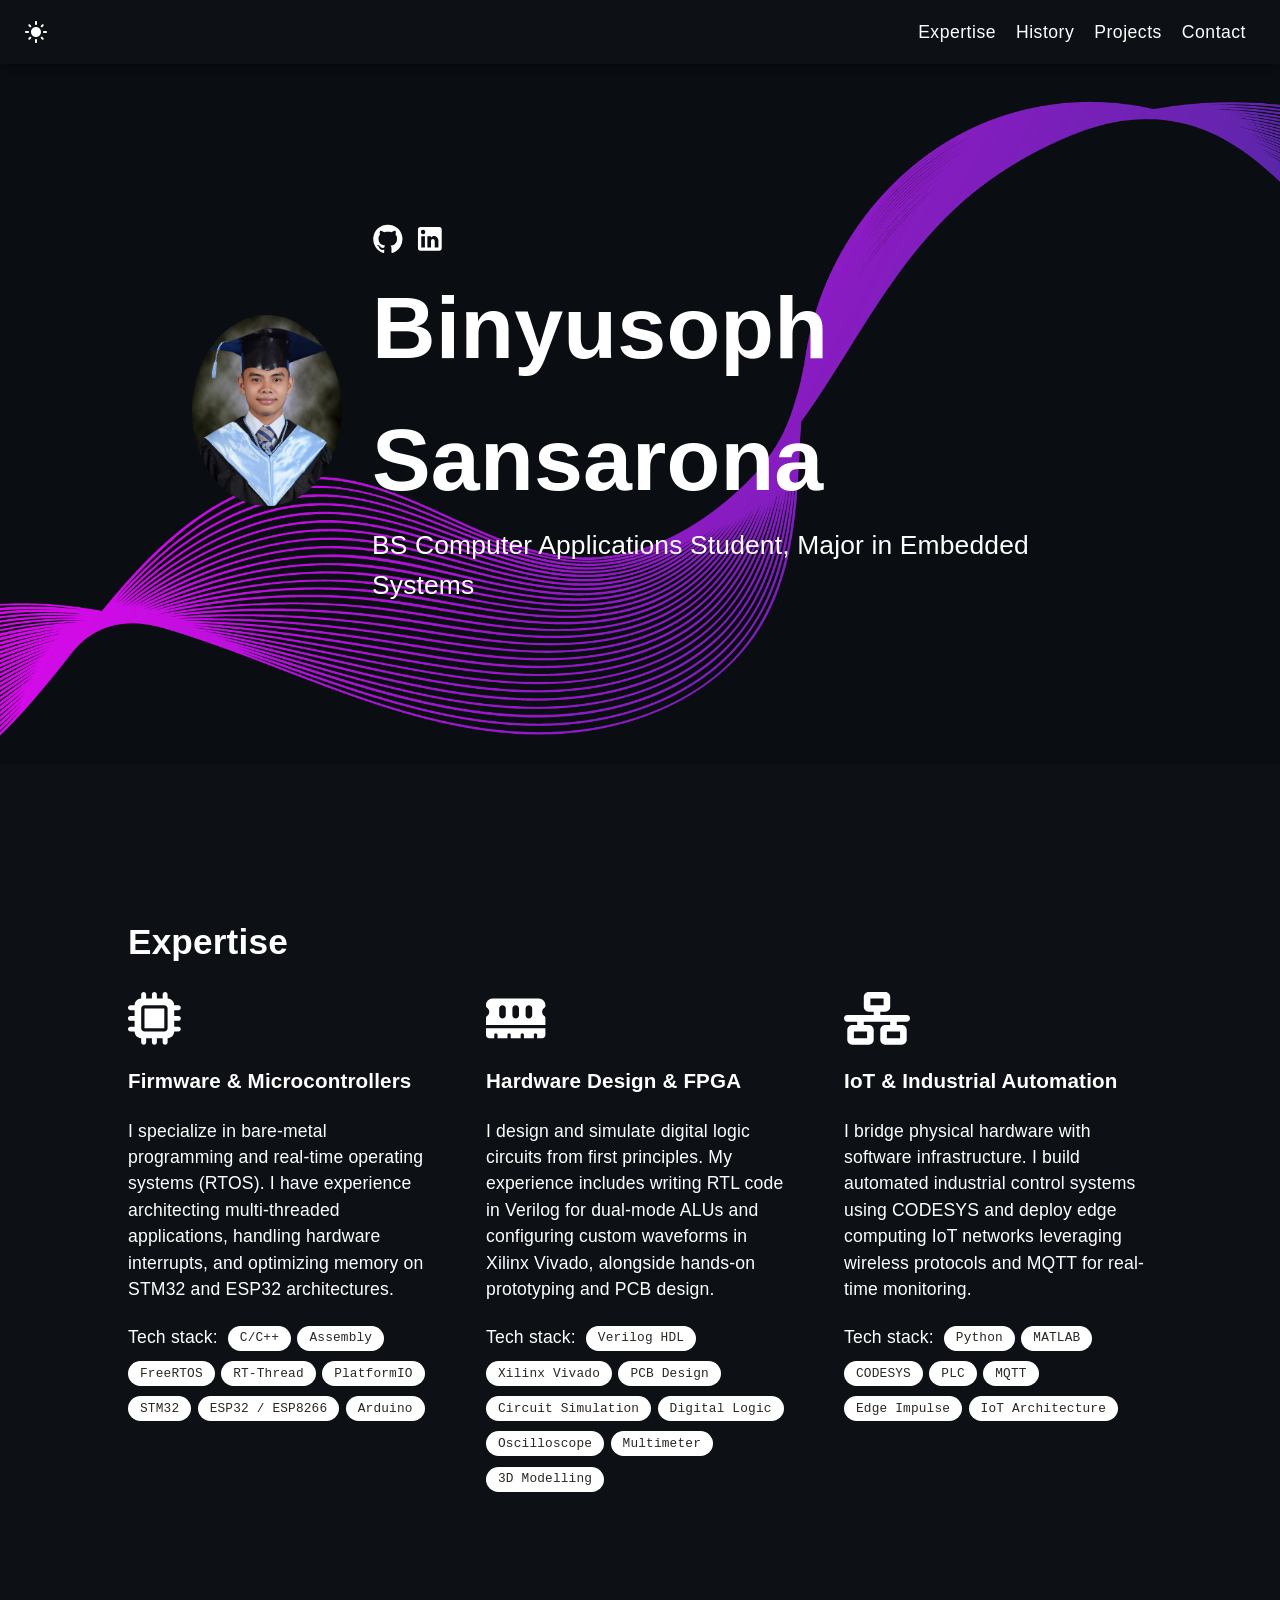
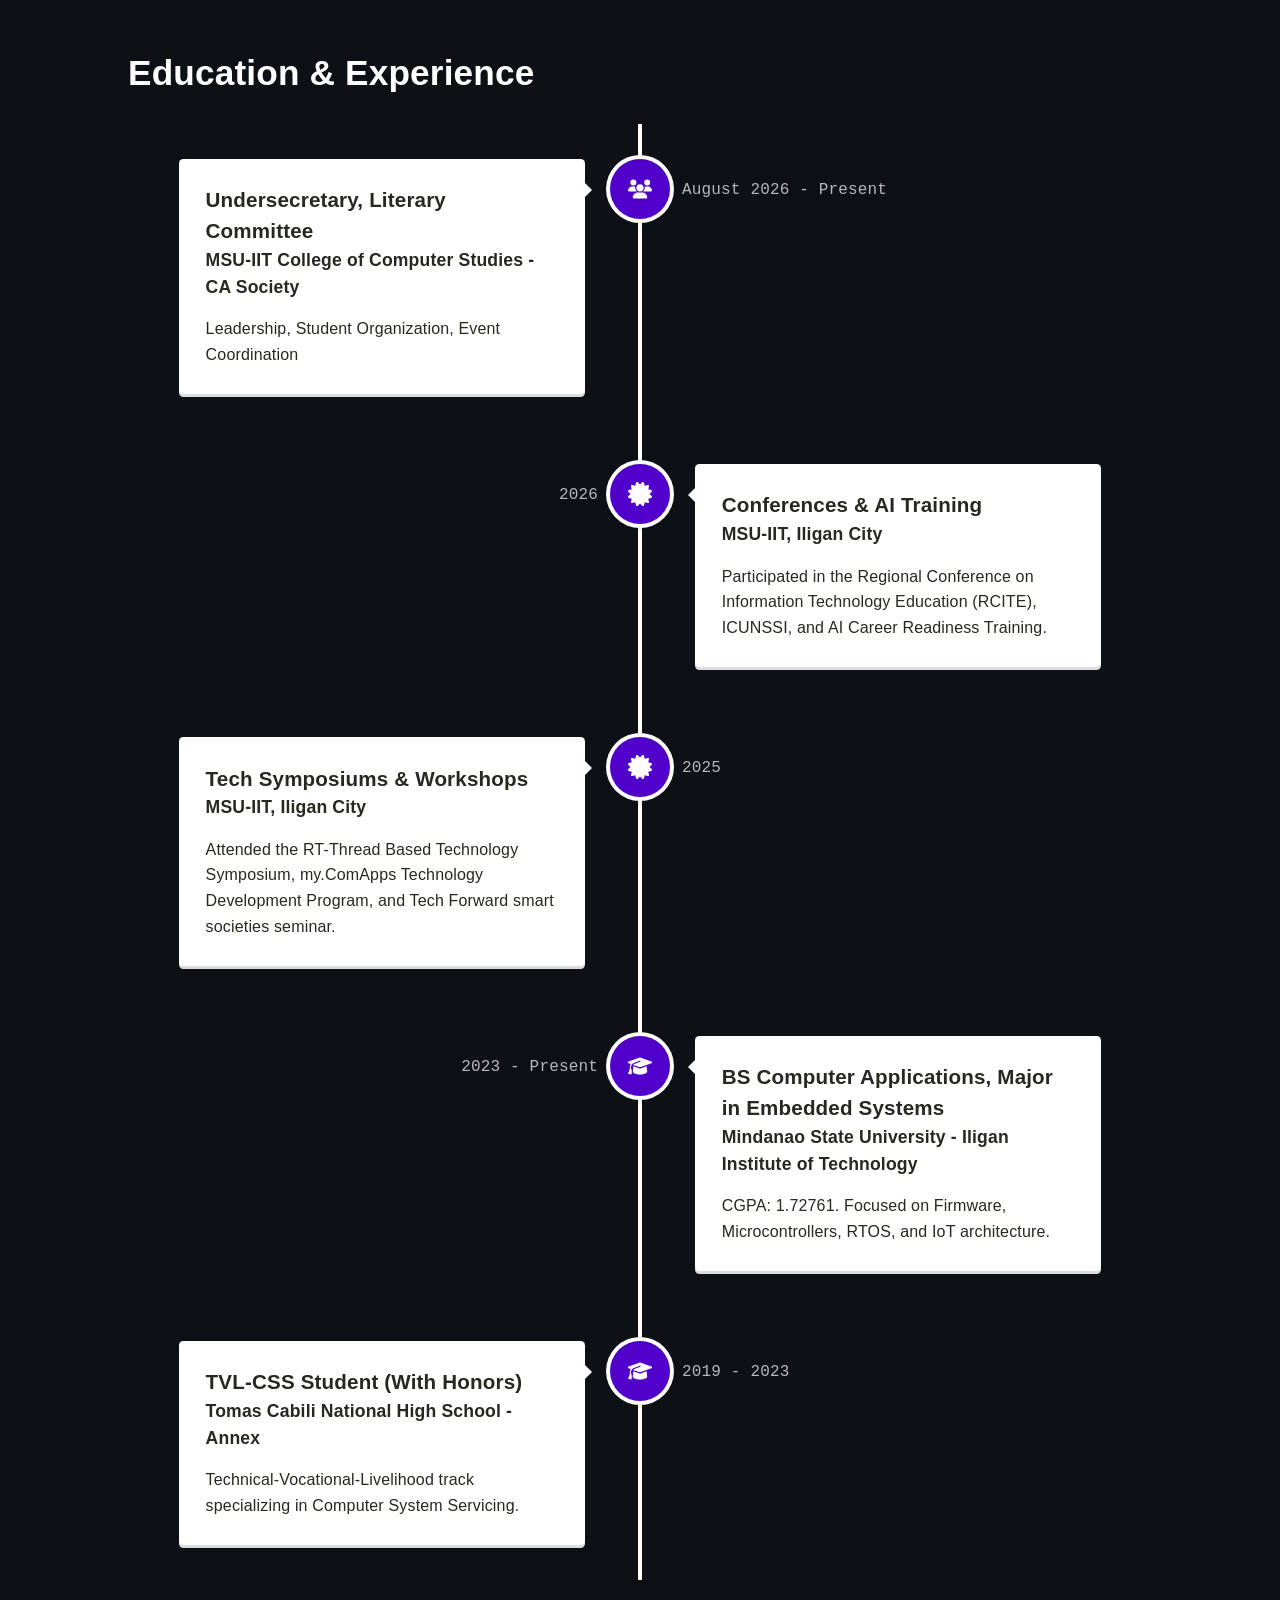
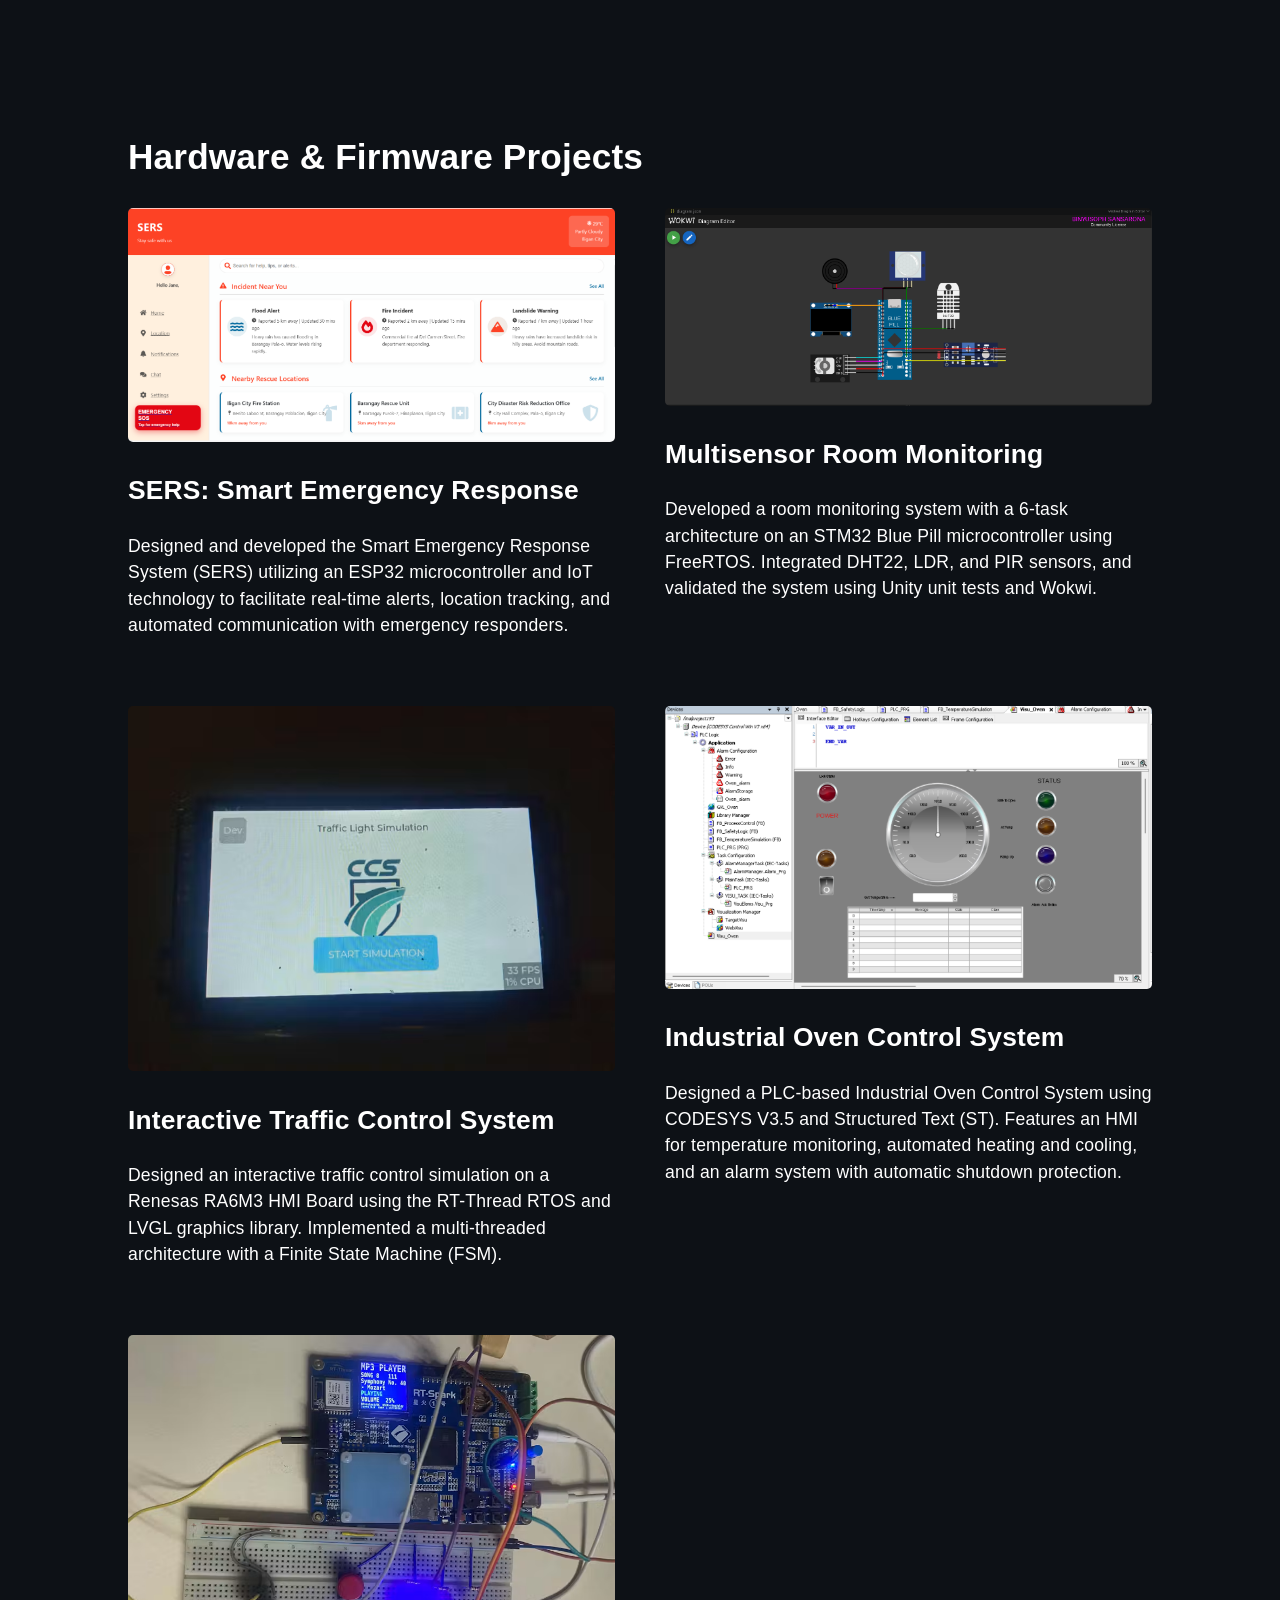
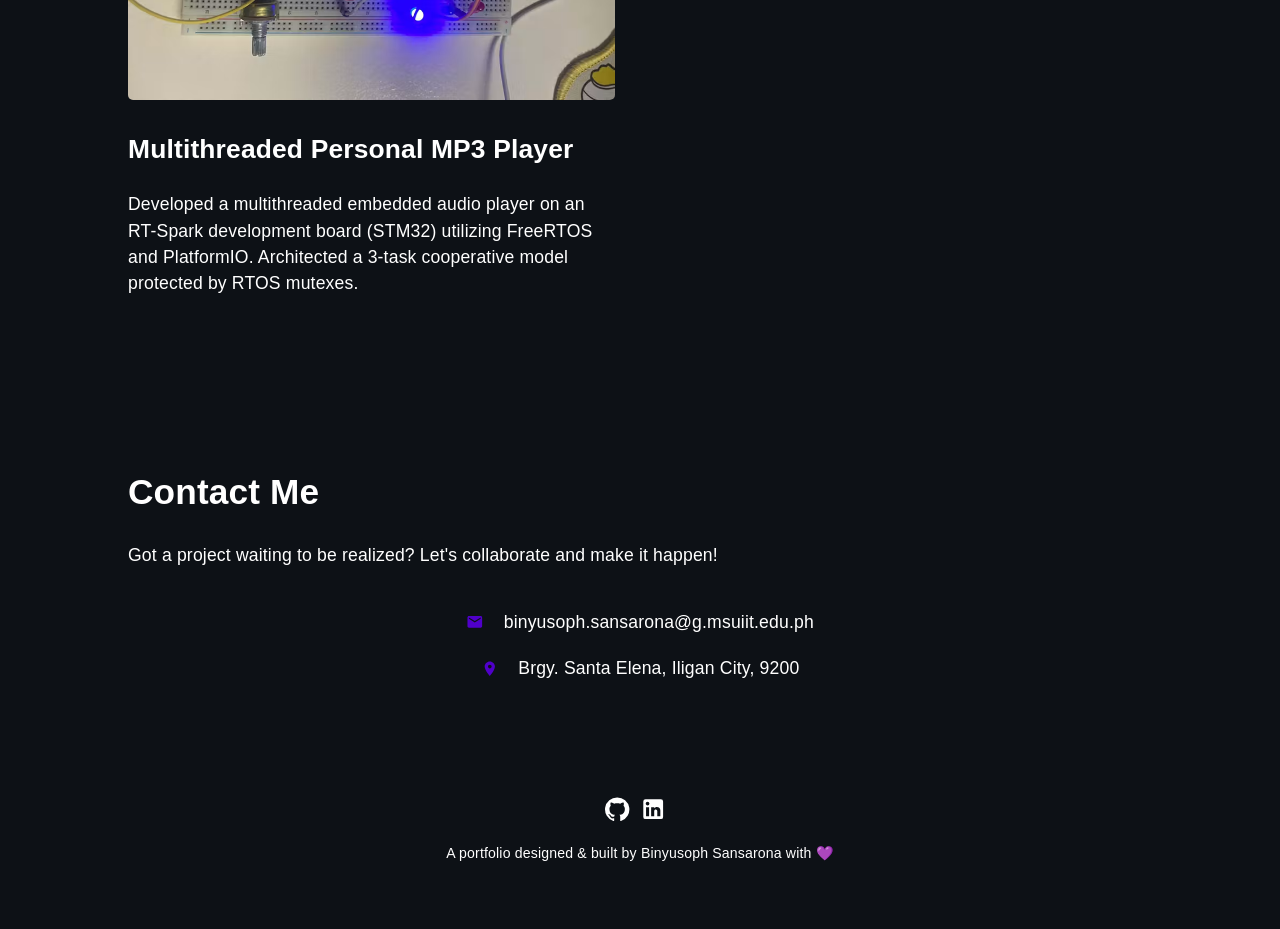
<file: index.html>
<!doctype html><html lang="en"><head><meta charset="utf-8"/><link rel="icon" href="/favicon.ico"/><meta name="viewport" content="width=device-width,initial-scale=1"/><meta name="theme-color" content="#000000"/><meta name="description" content="My personal portfolio website."/><link rel="apple-touch-icon" href="/logo192.png"/><link rel="manifest" href="/manifest.json"/><title>Binyusoph Sansarona</title><script defer="defer" src="/static/js/main.61866d92.js"></script><link href="/static/css/main.8765b8c3.css" rel="stylesheet"></head><body><noscript>You need to enable JavaScript to run this app.</noscript><div id="root"></div></body></html>
</file>
<file: static/css/main.8765b8c3.css>
body{-webkit-font-smoothing:antialiased;-moz-osx-font-smoothing:grayscale;font-family:-apple-system,BlinkMacSystemFont,Segoe UI,Roboto,Oxygen,Ubuntu,Cantarell,Fira Sans,Droid Sans,Helvetica Neue,sans-serif;font-size:1.1rem!important;margin:0}code{font-family:source-code-pro,Menlo,Monaco,Consolas,Courier New,monospace!important;font-size:1rem!important}.main-container{background-color:#0d1116;position:relative}a{text-decoration:none}a:hover{color:#5000ca;transition:color .15s ease-in-out,background-color .15s ease-in-out,border-color .15s ease-in-out}a,button,h1,h2,h3,h4,h5,label,p{color:#fff;font-family:Lato,sans-serif}.navigation-bar{background-color:#0d1116;justify-content:space-between}.navigation-bar button{font-family:Lato,sans-serif;font-size:1.1rem;padding:6px 10px;text-transform:none}.navigation-bar svg{cursor:pointer}.navigation-bar-responsive p,.navigation-bar-responsive span{color:#0d1116;font-family:Lato,sans-serif}.container{align-items:center;display:flex;flex-direction:column;justify-content:center;margin-top:64px;width:100%}.header-image,.header-image img{height:450px;width:100%}.header-image img{object-fit:cover}.mobile-menu-top{align-items:center;font-weight:700;gap:5px}.items-container,.mobile-menu-top{display:flex;justify-content:center}.items-container{flex-direction:column;padding:5% 10%;text-align:left}.light-mode,.light-mode .navigation-bar{background-color:#f8f9fa}.light-mode a,.light-mode button,.light-mode h1,.light-mode h2,.light-mode h3,.light-mode h4,.light-mode h5,.light-mode label,.light-mode p{color:#0d1116}.light-mode a:hover{color:#5000ca;transition:color .15s ease-in-out,background-color .15s ease-in-out,border-color .15s ease-in-out}.light-mode .navigation-bar svg{color:#0d1116}.light-mode .about-section{background-image:url(/static/media/bg-light.bac0efb485244a522981.png)}.light-mode .skills-container svg{color:#0d1116}.light-mode .chip{box-shadow:0 3px 1px -2px #0003,0 2px 2px 0 #00000024,0 1px 5px 0 #0000001f}.light-mode .chip,.light-mode .vertical-timeline:before{background-color:#00000014}.light-mode .vertical-timeline--animate .vertical-timeline-element-content.bounce-in{box-shadow:0 3px 1px -2px #0003,0 2px 2px 0 #00000024,0 1px 5px 0 #0000001f}.light-mode .vertical-timeline--two-columns .vertical-timeline-element-content .vertical-timeline-element-date{color:gray}.light-mode .vertical-timeline-element-content-arrow{border-right:7px solid #00000014!important}.light-mode .flex-chips .chip-title{color:#0d1116}@media screen and (max-width:768px){.items-container{padding:5%}}footer{padding-bottom:50px;padding-top:50px;text-align:center}footer svg{height:1.1em!important;margin-right:10px;width:1.1em!important}footer p{font-size:.8em}.dark-mode .about-section{background-color:#0003}.about-section{align-items:center;background-attachment:fixed;background-image:url(/static/media/bg-dark.f420c6b8458af72de935.png);background-position:50%;background-repeat:no-repeat;background-size:cover;display:flex;gap:30px;justify-content:flex-start;min-height:700px;padding:0 15%;width:100%}.about-section .content{text-align:left;z-index:2}.about-section .content .social_icons{color:#fff;display:flex;flex-direction:row;gap:10px}.about-section .content .social_icons svg{font-size:1.8em}.about-section .content .mobile_social_icons{display:none}.about-section .content p{font-size:1.5em;margin-block-end:0;margin-block-start:0}.about-section .content h1{font-size:5em;margin-block-end:0;margin-block-start:0}.about-section .image-wrapper{z-index:2}.about-section .image-wrapper img{border-radius:50%;width:150px}.about p{padding-bottom:30%;padding-top:30%;text-align:center}@media screen and (max-width:567px){.nav-left{float:left;padding-top:20px}.nav-left img{height:35px}.nav-right{float:right}.nav-right li{color:#fff;font-size:13px;list-style:none;padding:10px 15px;width:10%}.nav-right ul{list-style-type:none;margin:0;padding:0}body{width:100%}.about{font-size:12px;padding-left:5%;padding-right:5%}}@media screen and (max-width:768px){.about-section h1{font-size:4em!important;text-align:left}.about-section p{text-align:left}.container{display:inline;display:initial}.social_icons{display:none!important}.mobile_social_icons{color:#fff;display:flex!important;flex-direction:row;gap:10px;padding-top:10px}.mobile_social_icons svg{font-size:1.8em}.about-section{display:block;padding-left:0;padding-right:0;padding-top:150px}.about-section .content{padding-bottom:5%;padding-left:5%;padding-right:5%;width:90%}.about-section .image-wrapper{padding-left:5%;width:100%}}.skills-container{display:flex;flex-direction:column;padding:5% 10%;text-align:left}.skills-container svg{color:#fff}.skills-container .skills-grid{grid-gap:50px;display:grid;grid-template-columns:repeat(3,1fr)}.skills-container .skills-grid .skill{align-items:center;text-align:left}.chip{background-color:#fff!important;color:#272822!important;font-size:.8rem!important;height:25px!important}.chip span{color:#272822;font-family:Courier Prime,monospace}.chip svg{height:15px!important}.flex-chips{line-height:2;margin:.5}.flex-chips .chip-title{color:#fff;padding-right:10px}.flex-chips .MuiChip-root{margin-right:.5em}.flex-chips .MuiChip-outlined{background-color:#e0e0e0;font-family:source-code-pro,Menlo,Monaco,Consolas,Courier New,monospace}.flex-chips .MuiChip-outlined span{color:#272822}@media screen and (max-width:768px){.skills-container{display:block;padding-left:5%;padding-right:5%}.skills-container .skills-grid{display:inline;display:initial}.skills-container .skills-grid .skill{padding-bottom:5%}}@media screen and (max-width:567px){.skills{font-size:12px}}.vertical-timeline *{-webkit-box-sizing:border-box;box-sizing:border-box}.vertical-timeline{margin:0 auto;max-width:1170px;padding:2em 0;position:relative;width:95%}.vertical-timeline:after{clear:both;content:"";display:table}.vertical-timeline:before{background:var(--line-color);content:"";height:100%;left:18px;position:absolute;top:0;width:4px}.vertical-timeline.vertical-timeline--one-column-right:before{left:auto;right:18px}@media only screen and (min-width:1170px){.vertical-timeline.vertical-timeline--two-columns{width:90%}.vertical-timeline.vertical-timeline--two-columns:before{left:50%;margin-left:-2px}}.vertical-timeline-element{margin:2em 0;position:relative}.vertical-timeline-element>div{min-height:1px}.vertical-timeline-element:after{clear:both;content:"";display:table}.vertical-timeline-element:first-child{margin-top:0}.vertical-timeline-element:last-child{margin-bottom:0}@media only screen and (min-width:1170px){.vertical-timeline-element{margin:4em 0}.vertical-timeline-element:first-child{margin-top:0}.vertical-timeline-element:last-child{margin-bottom:0}}.vertical-timeline-element-icon{border-radius:50%;-webkit-box-shadow:0 0 0 4px #fff,inset 0 2px 0 #00000014,0 3px 0 4px #0000000d;box-shadow:0 0 0 4px #fff,inset 0 2px 0 #00000014,0 3px 0 4px #0000000d;height:40px;left:0;position:absolute;top:0;width:40px}.vertical-timeline--one-column-right .vertical-timeline-element-icon{left:auto;right:0}.vertical-timeline-element-icon svg{display:block;height:24px;left:50%;margin-left:-12px;margin-top:-12px;position:relative;top:50%;width:24px}@media only screen and (min-width:1170px){.vertical-timeline--two-columns .vertical-timeline-element-icon{height:60px;left:50%;margin-left:-30px;width:60px}}.vertical-timeline-element-icon{-webkit-backface-visibility:hidden;-webkit-transform:translateZ(0)}.vertical-timeline--animate .vertical-timeline-element-icon.is-hidden{visibility:hidden}.vertical-timeline--animate .vertical-timeline-element-icon.bounce-in{-webkit-animation:cd-bounce-1 .6s;animation:cd-bounce-1 .6s;visibility:visible}@-webkit-keyframes cd-bounce-1{0%{opacity:0;-webkit-transform:scale(.5)}60%{opacity:1;-webkit-transform:scale(1.2)}to{-webkit-transform:scale(1)}}@keyframes cd-bounce-1{0%{opacity:0;-webkit-transform:scale(.5);transform:scale(.5)}60%{opacity:1;-webkit-transform:scale(1.2);transform:scale(1.2)}to{-webkit-transform:scale(1);transform:scale(1)}}.vertical-timeline-element-content{background:#fff;border-radius:.25em;-webkit-box-shadow:0 3px 0 #ddd;box-shadow:0 3px 0 #ddd;margin-left:60px;padding:1em;position:relative}.vertical-timeline--one-column-right .vertical-timeline-element-content{margin-left:0;margin-right:60px}.vertical-timeline-element--no-children .vertical-timeline-element-content{background:0 0;-webkit-box-shadow:none;box-shadow:none}.vertical-timeline-element-content:after{clear:both;content:"";display:table}.vertical-timeline-element-content h2{color:#303e49}.vertical-timeline-element-content .vertical-timeline-element-date,.vertical-timeline-element-content p{font-size:13px;font-size:.8125rem;font-weight:500}.vertical-timeline-element-content .vertical-timeline-element-date{display:inline-block}.vertical-timeline-element-content p{line-height:1.6;margin:1em 0 0}.vertical-timeline-element-subtitle,.vertical-timeline-element-title{margin:0}.vertical-timeline-element-content .vertical-timeline-element-date{float:left;opacity:.7;padding:.8em 0}.vertical-timeline-element-content-arrow{border:7px solid #0000;border-right-color:#fff;content:"";height:0;position:absolute;right:100%;top:16px;width:0}.vertical-timeline--one-column-right .vertical-timeline-element-content-arrow{border:7px solid #0000;border-left-color:#fff;content:"";height:0;left:100%;position:absolute;right:auto;top:16px;width:0}.vertical-timeline--one-column-right .vertical-timeline-element-content:before{border-left:7px solid #fff;border-right:initial;left:100%}.vertical-timeline-element--no-children .vertical-timeline-element-content-arrow,.vertical-timeline-element--no-children .vertical-timeline-element-content:before{display:none}@media only screen and (min-width:768px){.vertical-timeline-element-content h2{font-size:20px;font-size:1.25rem}.vertical-timeline-element-content p{font-size:16px;font-size:1rem}.vertical-timeline-element-content .vertical-timeline-element-date{font-size:14px;font-size:.875rem}}@media only screen and (min-width:1170px){.vertical-timeline--two-columns .vertical-timeline-element-content{margin-left:0;padding:1.5em;width:44%}.vertical-timeline--two-columns .vertical-timeline-element-content-arrow{left:100%;top:24px;-webkit-transform:rotate(180deg);transform:rotate(180deg)}.vertical-timeline--two-columns .vertical-timeline-element-content .vertical-timeline-element-date{font-size:16px;font-size:1rem;left:124%;position:absolute;top:6px;width:100%}.vertical-timeline--two-columns .vertical-timeline-element.vertical-timeline-element--right .vertical-timeline-element-content,.vertical-timeline--two-columns .vertical-timeline-element:nth-child(2n):not(.vertical-timeline-element--left) .vertical-timeline-element-content{float:right}.vertical-timeline--two-columns .vertical-timeline-element.vertical-timeline-element--right .vertical-timeline-element-content-arrow,.vertical-timeline--two-columns .vertical-timeline-element:nth-child(2n):not(.vertical-timeline-element--left) .vertical-timeline-element-content-arrow{left:auto;right:100%;top:24px;-webkit-transform:rotate(0);transform:rotate(0)}.vertical-timeline--one-column-right .vertical-timeline-element.vertical-timeline-element--right .vertical-timeline-element-content-arrow,.vertical-timeline--one-column-right .vertical-timeline-element:nth-child(2n):not(.vertical-timeline-element--left) .vertical-timeline-element-content-arrow{left:100%;right:auto;top:24px;-webkit-transform:rotate(0);transform:rotate(0)}.vertical-timeline--two-columns .vertical-timeline-element.vertical-timeline-element--right .vertical-timeline-element-content .vertical-timeline-element-date,.vertical-timeline--two-columns .vertical-timeline-element:nth-child(2n):not(.vertical-timeline-element--left) .vertical-timeline-element-content .vertical-timeline-element-date{left:auto;right:124%;text-align:right}}.vertical-timeline--animate .vertical-timeline-element-content.is-hidden{visibility:hidden}.vertical-timeline--animate .vertical-timeline-element-content.bounce-in{-webkit-animation:cd-bounce-2 .6s;animation:cd-bounce-2 .6s;visibility:visible}@media only screen and (min-width:1170px){.vertical-timeline--two-columns.vertical-timeline--animate .vertical-timeline-element.vertical-timeline-element--right .vertical-timeline-element-content.bounce-in,.vertical-timeline--two-columns.vertical-timeline--animate .vertical-timeline-element:nth-child(2n):not(.vertical-timeline-element--left) .vertical-timeline-element-content.bounce-in{-webkit-animation:cd-bounce-2-inverse .6s;animation:cd-bounce-2-inverse .6s}}@media only screen and (max-width:1169px){.vertical-timeline--animate .vertical-timeline-element-content.bounce-in{-webkit-animation:cd-bounce-2-inverse .6s;animation:cd-bounce-2-inverse .6s;visibility:visible}}@-webkit-keyframes cd-bounce-2{0%{opacity:0;-webkit-transform:translateX(-100px)}60%{opacity:1;-webkit-transform:translateX(20px)}to{-webkit-transform:translateX(0)}}@keyframes cd-bounce-2{0%{opacity:0;-webkit-transform:translateX(-100px);transform:translateX(-100px)}60%{opacity:1;-webkit-transform:translateX(20px);transform:translateX(20px)}to{-webkit-transform:translateX(0);transform:translateX(0)}}@-webkit-keyframes cd-bounce-2-inverse{0%{opacity:0;-webkit-transform:translateX(100px)}60%{opacity:1;-webkit-transform:translateX(-20px)}to{-webkit-transform:translateX(0)}}@keyframes cd-bounce-2-inverse{0%{opacity:0;-webkit-transform:translateX(100px);transform:translateX(100px)}60%{opacity:1;-webkit-transform:translateX(-20px);transform:translateX(-20px)}to{-webkit-transform:translateX(0);transform:translateX(0)}}.vertical-timeline span{color:#fff;font-family:Courier Prime,monospace}.vertical-timeline p,.vertical-timeline-element h3,.vertical-timeline-element h4,.vertical-timeline-element p,.vertical-timeline-element span{color:#272822}.svg-inline--fa,.vertical-timeline-element .vertical-timeline-element-date{color:#fff}@media screen and (max-width:1170px){.vertical-timeline-element .vertical-timeline-element-date{color:#272822}}.projects-container{display:flex;flex-direction:column;padding:5% 10%;text-align:left}.projects-container .projects-grid{grid-gap:50px;display:grid;grid-template-columns:repeat(2,1fr)}.projects-container .projects-grid .project{text-align:left}.project h2:hover{text-decoration:underline;transition:color .15s ease-in-out,background-color .15s ease-in-out,border-color .15s ease-in-out}.zoom{border-radius:5px;margin:0 auto;transition:transform .2s}.zoom:hover{transform:scale(1.05)}@media screen and (max-width:700px){.projects-container{display:block;padding-left:5%;padding-right:5%}.projects-container .projects-grid{display:block}.projects-container .projects-grid .project{padding-bottom:5%}}.contact_wrapper svg{font-size:1em;margin-right:5px;vertical-align:middle}.contact-form{padding-top:20px}.contact-form button{background-color:#fff;color:#050f0b;float:right}.contact-form button:hover{background-color:#5000ca;color:#fff}.contact-form fieldset{background-color:#fff}label{font-family:DomaineDispNar-Medium,sans-serif;font-size:1.2rem}.form-flex{display:flex;gap:15px;padding-bottom:15px}.form-flex .MuiFormControl-root{width:100%}.body-form,form{width:100%!important}.body-form{margin-bottom:15px!important}
/*# sourceMappingURL=main.8765b8c3.css.map*/
</file>
